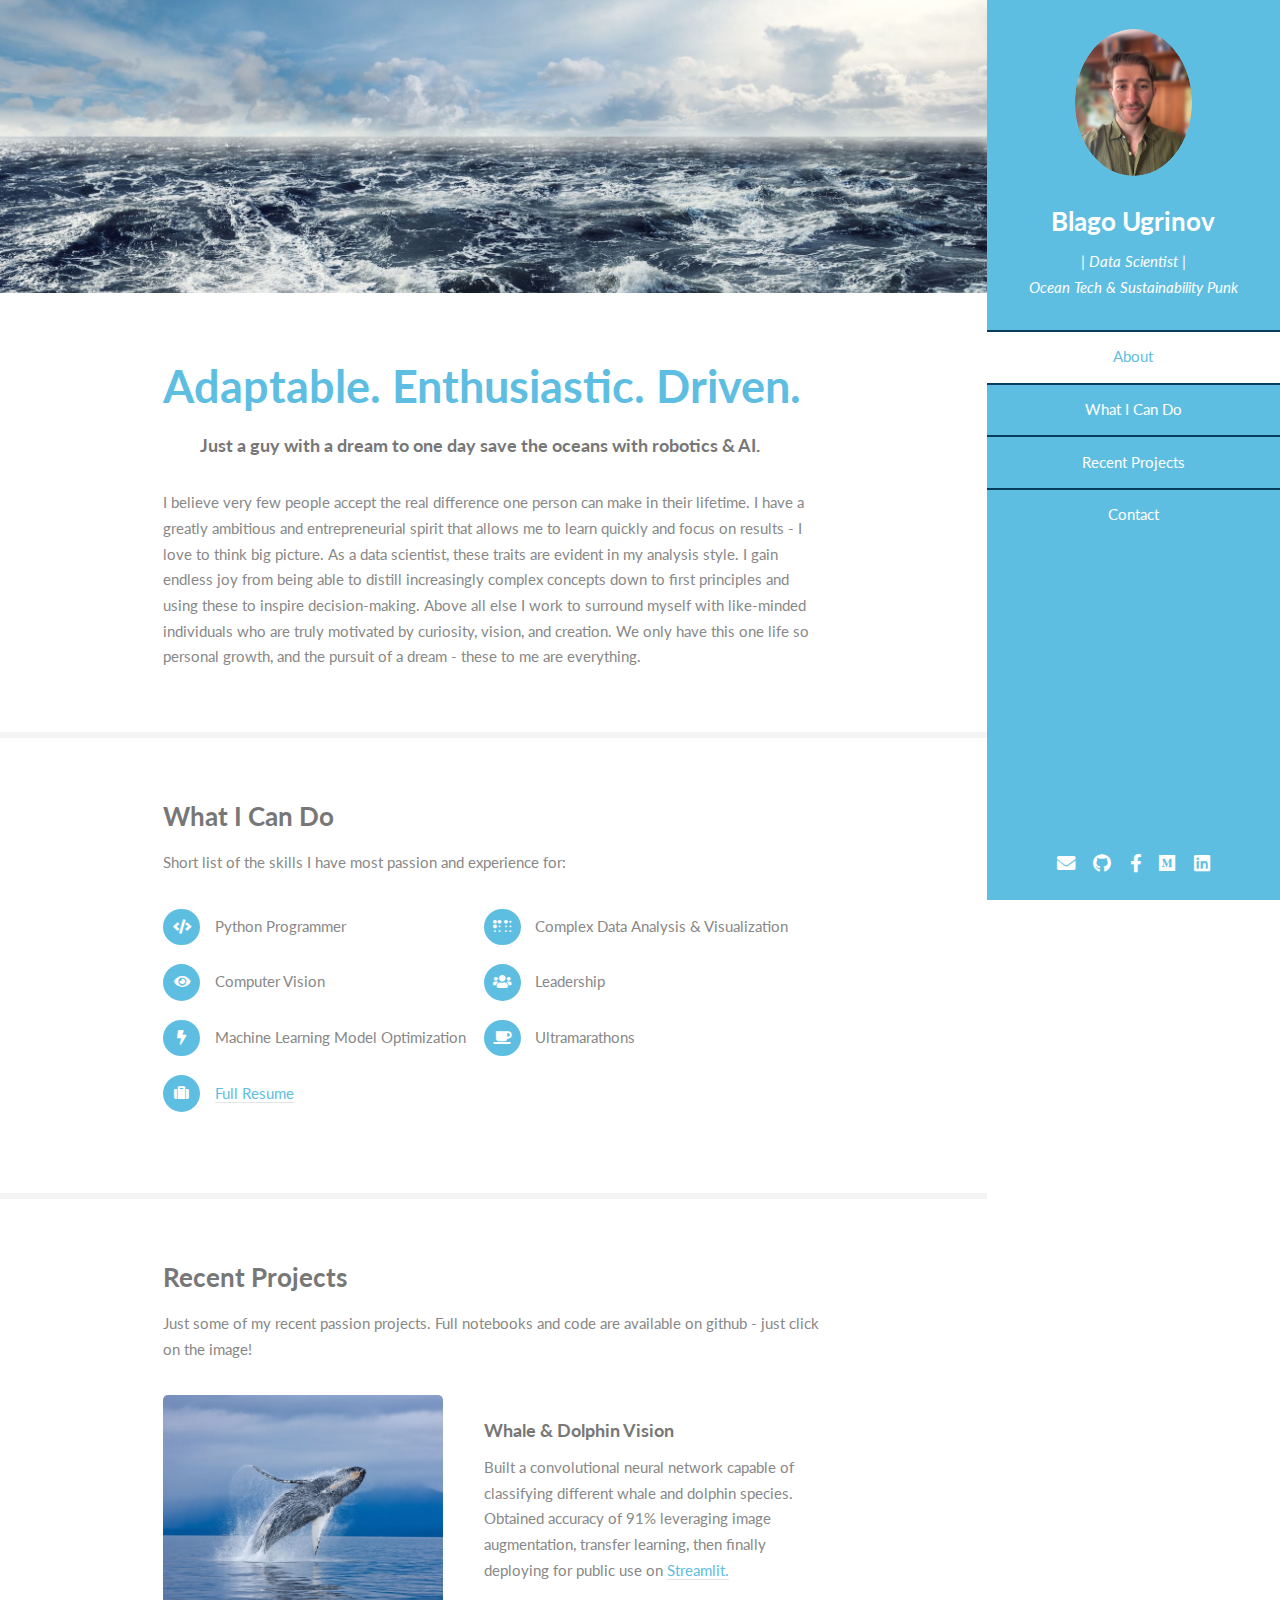
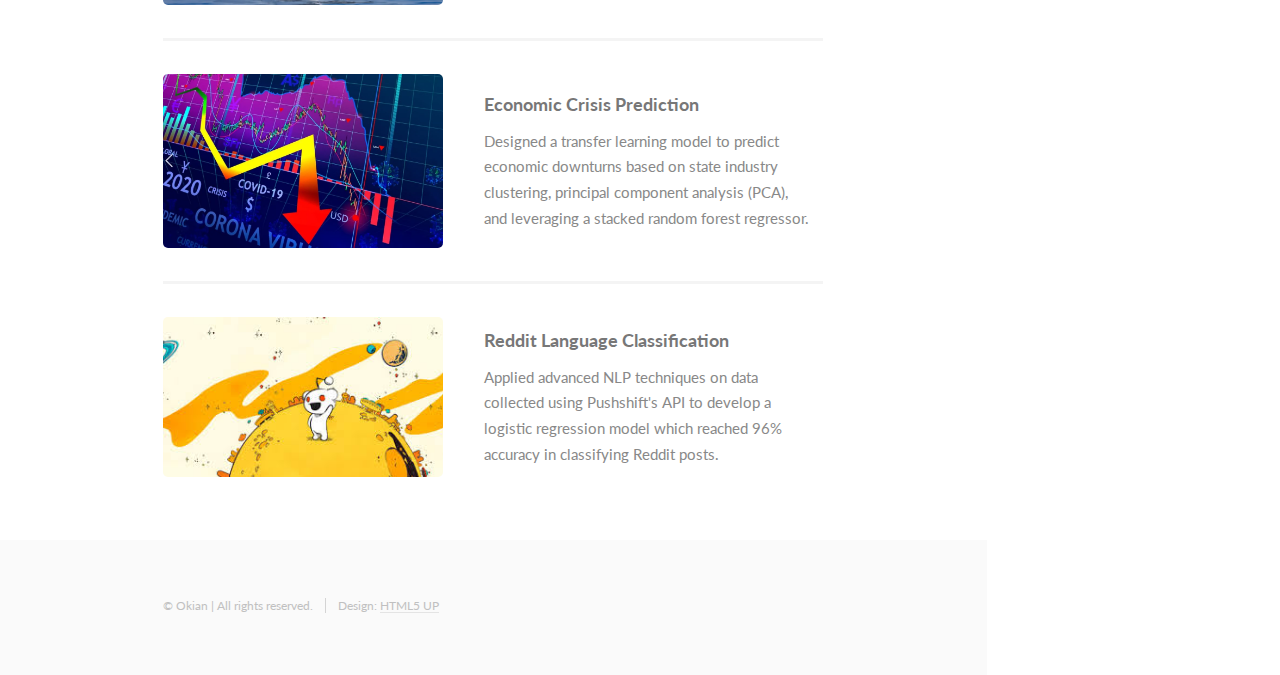
<file: index.html>
<!DOCTYPE HTML>
<!--
	Read Only by HTML5 UP
	html5up.net | @ajlkn
	Free for personal and commercial use under the CCA 3.0 license (html5up.net/license)
-->
<html>
	<head>
		<title>Adaptable. Enthusiastic. Driven.</title>
		<meta charset="utf-8" />
		<meta name="viewport" content="width=device-width, initial-scale=1, user-scalable=no" />
		<link rel="stylesheet" href="assets/css/main.css" />
	</head>
	<body class="is-preload">

		<!-- Header -->
			<section id="header">
				<header>
					<span class="image avatar"><img src="images/avatar.jpg" alt="" /></span>
					<h1 id="logo"><a href="#">Blago Ugrinov</a></h1>
					<p>| Data Scientist | <br />Ocean Tech & Sustainability Punk
					</p>
				</header>
				<nav id="nav">
					<ul>
						<li><a href="#one" class="active">About</a></li>
						<li><a href="#two">What I Can Do</a></li>
						<li><a href="#three">Recent Projects</a></li>
						<li><a href="#four">Contact</a></li>
					</ul>
				</nav>
				<footer>
					<ul class="icons">
						<li><a href="mailto:blagothebulgarian@gmail.com?" class="icon solid fa-envelope"><span class="label">Email</span></a></li>
						<li><a href="https://github.com/blagothebulgarian" class="icon brands fa-github"><span class="label">Github</span></a></li>
						<li><a href="https://www.facebook.com/blago.ugrinov" class="icon brands fa-facebook-f"><span class="label">Facebook</span></a></li>
						<li><a href="https://medium.com/@blagothebulgarian" class="icon brands fa-medium"><span class="label">Medium</span></a></li>
						<li><a href="https://www.linkedin.com/in/blago-ugrinov" class="icon brands fa-linkedin"><span class="label">Instagram</span></a></li>
						
					</ul>
				</footer>
			</section>

		<!-- Wrapper -->
			<div id="wrapper">

				<!-- Main -->
					<div id="main">

						<!-- One -->
							<section id="one">
								<div class="image main" data-position="center">
									<img src="images/banner.jpg" alt="" />
								</div>
								<div class="container">
									<header class="major">
										<h2>Adaptable. Enthusiastic. Driven.</h2>
										<p>Just a guy with a dream to one day save the oceans with robotics & AI.</p>
									</header>
									<p>I believe very few people accept the real difference one person can make in their lifetime. I have a greatly ambitious and entrepreneurial spirit that allows me to learn quickly and focus on results - I love to think big picture. As a data scientist, these traits are evident in my analysis style. I gain endless joy from being able to distill increasingly complex concepts down to first principles and using these to inspire decision-making. Above all else I work to surround myself with like-minded individuals who are truly motivated by curiosity, vision, and creation. We only have this one life so personal growth, and the pursuit of a dream - these to me are everything. 
									</p>
								</div>
							</section>

						<!-- Two -->
							<section id="two">
								<div class="container">
									<h3>What I Can Do</h3>
									<p>Short list of the skills I have most passion and experience for:</p>
									<ul class="feature-icons">
										<li class="icon solid fa-code">Python Programmer</li>
										<li class="icon solid fa-braille">Complex Data Analysis & Visualization</li>
										<li class="icon solid fa-eye">Computer Vision</li>
										<li class="icon solid fa-users">Leadership</li>
										<li class="icon solid fa-bolt">Machine Learning Model Optimization</li>
										<li class="icon solid fa-coffee">Ultramarathons</li>
										<li class="icon solid fa-suitcase "><a class ="mylink" href="https://drive.google.com/file/d/1_Zg2bx6TKyWr2Q8Ec01Jpk20Rdgo5dOw/view?usp=sharing" target=“_blank”>Full Resume</a></li>
									</ul>
								</div>
								
							</section>

						<!-- Three -->
							<section id="three">
								<div class="container">
									<h3>Recent Projects</h3>
									<p>Just some of my recent passion projects. Full notebooks and code are available on github - just click on the image!</p>
									<div class="features">
										<article>
											<a href="https://github.com/blagothebulgarian/dolphin-classification-CV" class="image"><img src="images/pic01.jpg" alt="" /></a>
											<div class="inner">
												<h4>Whale & Dolphin Vision</h4>
												<p>Built a convolutional neural network capable of classifying different whale and dolphin species. Obtained accuracy of 91% leveraging image augmentation, transfer learning, then finally deploying for public use on <a class ="mylink" href="https://share.streamlit.io/blagothebulgarian/dolphin_and_whale_classification/main/whale_app.py" target=“_blank”>Streamlit.</a></p>
											</div>
										</article>
										<article>
											<a href="https://github.com/blagothebulgarian/State-Industry-Economic-Crisis-Modeling" class="image"><img src="images/pic02.jpg" alt="" /></a>
											<div class="inner">
												<h4>Economic Crisis Prediction</h4>
												<p>Designed a transfer learning model to predict economic downturns based on state industry clustering, principal component analysis (PCA), and leveraging a stacked random forest regressor.</p>
											</div>
										</article>
										<article>
											<a href="https://github.com/blagothebulgarian/NLP-Reddit-Classification-Model" class="image"><img src="images/pic03.jpg" alt="" /></a>
											<div class="inner">
												<h4>Reddit Language Classification</h4>
												<p>Applied advanced NLP techniques on data collected using Pushshift's API to develop a logistic regression model which reached 96% accuracy in classifying Reddit posts.</p>
											</div>
										</article>
									</div>
								</div>
							</section>

						<!-- Four -->


						<!-- Five -->
						<!--
							<section id="five">
								<div class="container">
									<h3>Elements</h3>

									<section>
										<h4>Text</h4>
										<p>This is <b>bold</b> and this is <strong>strong</strong>. This is <i>italic</i> and this is <em>emphasized</em>.
										This is <sup>superscript</sup> text and this is <sub>subscript</sub> text.
										This is <u>underlined</u> and this is code: <code>for (;;) { ... }</code>. Finally, <a href="#">this is a link</a>.</p>
										<hr />
										<header>
											<h4>Heading with a Subtitle</h4>
											<p>Lorem ipsum dolor sit amet nullam id egestas urna aliquam</p>
										</header>
										<p>Nunc lacinia ante nunc ac lobortis. Interdum adipiscing gravida odio porttitor sem non mi integer non faucibus ornare mi ut ante amet placerat aliquet. Volutpat eu sed ante lacinia sapien lorem accumsan varius montes viverra nibh in adipiscing blandit tempus accumsan.</p>
										<header>
											<h5>Heading with a Subtitle</h5>
											<p>Lorem ipsum dolor sit amet nullam id egestas urna aliquam</p>
										</header>
										<p>Nunc lacinia ante nunc ac lobortis. Interdum adipiscing gravida odio porttitor sem non mi integer non faucibus ornare mi ut ante amet placerat aliquet. Volutpat eu sed ante lacinia sapien lorem accumsan varius montes viverra nibh in adipiscing blandit tempus accumsan.</p>
										<hr />
										<h2>Heading Level 2</h2>
										<h3>Heading Level 3</h3>
										<h4>Heading Level 4</h4>
										<h5>Heading Level 5</h5>
										<h6>Heading Level 6</h6>
										<hr />
										<h5>Blockquote</h5>
										<blockquote>Fringilla nisl. Donec accumsan interdum nisi, quis tincidunt felis sagittis eget tempus euismod. Vestibulum ante ipsum primis in faucibus vestibulum. Blandit adipiscing eu felis iaculis volutpat ac adipiscing accumsan faucibus. Vestibulum ante ipsum primis in faucibus lorem ipsum dolor sit amet nullam adipiscing eu felis.</blockquote>
										<h5>Preformatted</h5>
										<pre><code>i = 0;

while (!deck.isInOrder()) {
    print 'Iteration ' + i;
    deck.shuffle();
    i++;
}

print 'It took ' + i + ' iterations to sort the deck.';</code></pre>
									</section>

									<section>
										<h4>Lists</h4>
										<div class="row">
											<div class="col-6 col-12-xsmall">
												<h5>Unordered</h5>
												<ul>
													<li>Dolor pulvinar etiam magna etiam.</li>
													<li>Sagittis adipiscing lorem eleifend.</li>
													<li>Felis enim feugiat dolore viverra.</li>
												</ul>
												<h5>Alternate</h5>
												<ul class="alt">
													<li>Dolor pulvinar etiam magna etiam.</li>
													<li>Sagittis adipiscing lorem eleifend.</li>
													<li>Felis enim feugiat dolore viverra.</li>
												</ul>
											</div>
											<div class="col-6 col-12-xsmall">
												<h5>Ordered</h5>
												<ol>
													<li>Dolor pulvinar etiam magna etiam.</li>
													<li>Etiam vel felis at lorem sed viverra.</li>
													<li>Felis enim feugiat dolore viverra.</li>
													<li>Dolor pulvinar etiam magna etiam.</li>
													<li>Etiam vel felis at lorem sed viverra.</li>
													<li>Felis enim feugiat dolore viverra.</li>
												</ol>
												<h5>Icons</h5>
												<ul class="icons">
													<li><a href="#" class="icon brands fa-medium"><span class="label">Medium</span></a></li>
													<li><a href="#" class="icon brands fa-facebook-f"><span class="label">Facebook</span></a></li>
													<li><a href="#" class="icon brands fa-instagram"><span class="label">Instagram</span></a></li>
													<li><a href="#" class="icon brands fa-github"><span class="label">Github</span></a></li>
													<li><a href="#" class="icon brands fa-dribbble"><span class="label">Dribbble</span></a></li>
													<li><a href="#" class="icon brands fa-tumblr"><span class="label">Tumblr</span></a></li>
												</ul>
											</div>
										</div>
										<h5>Actions</h5>
										<ul class="actions">
											<li><a href="#" class="button primary">Default</a></li>
											<li><a href="#" class="button">Default</a></li>
											<li><a href="#" class="button alt">Default</a></li>
										</ul>
										<ul class="actions small">
											<li><a href="#" class="button primary small">Small</a></li>
											<li><a href="#" class="button small">Small</a></li>
											<li><a href="#" class="button alt small">Small</a></li>
										</ul>
										<div class="row">
											<div class="col-3 col-6-medium col-12-xsmall">
												<ul class="actions stacked">
													<li><a href="#" class="button primary">Default</a></li>
													<li><a href="#" class="button">Default</a></li>
													<li><a href="#" class="button alt">Default</a></li>
												</ul>
											</div>
											<div class="col-3 col-6 col-12-xsmall">
												<ul class="actions stacked">
													<li><a href="#" class="button primary small">Small</a></li>
													<li><a href="#" class="button small">Small</a></li>
													<li><a href="#" class="button alt small">Small</a></li>
												</ul>
											</div>
											<div class="col-3 col-6-medium col-12-xsmall">
												<ul class="actions stacked">
													<li><a href="#" class="button primary fit">Default</a></li>
													<li><a href="#" class="button fit">Default</a></li>
													<li><a href="#" class="button alt fit">Default</a></li>
												</ul>
											</div>
											<div class="col-3 col-6-medium col-12-xsmall">
												<ul class="actions stacked">
													<li><a href="#" class="button primary small fit">Small</a></li>
													<li><a href="#" class="button small fit">Small</a></li>
													<li><a href="#" class="button alt small fit">Small</a></li>
												</ul>
											</div>
										</div>
									</section>

									<section>
										<h4>Table</h4>
										<h5>Default</h5>
										<div class="table-wrapper">
											<table>
												<thead>
													<tr>
														<th>Name</th>
														<th>Description</th>
														<th>Price</th>
													</tr>
												</thead>
												<tbody>
													<tr>
														<td>Item One</td>
														<td>Ante turpis integer aliquet porttitor.</td>
														<td>29.99</td>
													</tr>
													<tr>
														<td>Item Two</td>
														<td>Vis ac commodo adipiscing arcu aliquet.</td>
														<td>19.99</td>
													</tr>
													<tr>
														<td>Item Three</td>
														<td> Morbi faucibus arcu accumsan lorem.</td>
														<td>29.99</td>
													</tr>
													<tr>
														<td>Item Four</td>
														<td>Vitae integer tempus condimentum.</td>
														<td>19.99</td>
													</tr>
													<tr>
														<td>Item Five</td>
														<td>Ante turpis integer aliquet porttitor.</td>
														<td>29.99</td>
													</tr>
												</tbody>
												<tfoot>
													<tr>
														<td colspan="2"></td>
														<td>100.00</td>
													</tr>
												</tfoot>
											</table>
										</div>

										<h5>Alternate</h5>
										<div class="table-wrapper">
											<table class="alt">
												<thead>
													<tr>
														<th>Name</th>
														<th>Description</th>
														<th>Price</th>
													</tr>
												</thead>
												<tbody>
													<tr>
														<td>Item One</td>
														<td>Ante turpis integer aliquet porttitor.</td>
														<td>29.99</td>
													</tr>
													<tr>
														<td>Item Two</td>
														<td>Vis ac commodo adipiscing arcu aliquet.</td>
														<td>19.99</td>
													</tr>
													<tr>
														<td>Item Three</td>
														<td> Morbi faucibus arcu accumsan lorem.</td>
														<td>29.99</td>
													</tr>
													<tr>
														<td>Item Four</td>
														<td>Vitae integer tempus condimentum.</td>
														<td>19.99</td>
													</tr>
													<tr>
														<td>Item Five</td>
														<td>Ante turpis integer aliquet porttitor.</td>
														<td>29.99</td>
													</tr>
												</tbody>
												<tfoot>
													<tr>
														<td colspan="2"></td>
														<td>100.00</td>
													</tr>
												</tfoot>
											</table>
										</div>
									</section>

									<section>
										<h4>Buttons</h4>
										<ul class="actions">
											<li><a href="#" class="button primary">Primary</a></li>
											<li><a href="#" class="button">Default</a></li>
											<li><a href="#" class="button alt">Alternate</a></li>
										</ul>
										<ul class="actions">
											<li><a href="#" class="button primary large">Large</a></li>
											<li><a href="#" class="button">Default</a></li>
											<li><a href="#" class="button alt small">Small</a></li>
										</ul>
										<ul class="actions fit">
											<li><a href="#" class="button primary fit">Fit</a></li>
											<li><a href="#" class="button fit">Fit</a></li>
											<li><a href="#" class="button alt fit">Fit</a></li>
										</ul>
										<ul class="actions fit small">
											<li><a href="#" class="button primary fit small">Fit + Small</a></li>
											<li><a href="#" class="button fit small">Fit + Small</a></li>
											<li><a href="#" class="button alt fit small">Fit + Small</a></li>
										</ul>
										<ul class="actions">
											<li><a href="#" class="button primary icon solid fa-download">Icon</a></li>
											<li><a href="#" class="button icon solid fa-download">Icon</a></li>
											<li><a href="#" class="button alt icon solid fa-check">Icon</a></li>
										</ul>
										<ul class="actions">
											<li><span class="button primary disabled">Primary</span></li>
											<li><span class="button disabled">Default</span></li>
											<li><span class="button alt disabled">Alternate</span></li>
										</ul>
									</section>

									<section>
										<h4>Form</h4>
										<form method="post" action="#">
											<div class="row gtr-uniform">
												<div class="col-6 col-12-xsmall">
													<input type="text" name="demo-name" id="demo-name" value="" placeholder="Name" />
												</div>
												<div class="col-6 col-12-xsmall">
													<input type="email" name="demo-email" id="demo-email" value="" placeholder="Email" />
												</div>
												<div class="col-12">
													<select name="demo-category" id="demo-category">
														<option value="">- Category -</option>
														<option value="1">Manufacturing</option>
														<option value="1">Shipping</option>
														<option value="1">Administration</option>
														<option value="1">Human Resources</option>
													</select>
												</div>
												<div class="col-4 col-12-medium">
													<input type="radio" id="demo-priority-low" name="demo-priority" checked>
													<label for="demo-priority-low">Low Priority</label>
												</div>
												<div class="col-4 col-12-medium">
													<input type="radio" id="demo-priority-normal" name="demo-priority">
													<label for="demo-priority-normal">Normal Priority</label>
												</div>
												<div class="col-4 col-12-medium">
													<input type="radio" id="demo-priority-high" name="demo-priority">
													<label for="demo-priority-high">High Priority</label>
												</div>
												<div class="col-6 col-12-medium">
													<input type="checkbox" id="demo-copy" name="demo-copy">
													<label for="demo-copy">Email me a copy of this message</label>
												</div>
												<div class="col-6 col-12-medium">
													<input type="checkbox" id="demo-human" name="demo-human" checked>
													<label for="demo-human">I am a human and not a robot</label>
												</div>
												<div class="col-12">
													<textarea name="demo-message" id="demo-message" placeholder="Enter your message" rows="6"></textarea>
												</div>
												<div class="col-12">
													<ul class="actions">
														<li><input type="submit" value="Send Message" /></li>
														<li><input type="reset" value="Reset" class="alt" /></li>
													</ul>
												</div>
											</div>
										</form>
									</section>

									<section>
										<h4>Image</h4>
										<h5>Fit</h5>
										<span class="image fit"><img src="images/banner.jpg" alt="" /></span>
										<div class="box alt">
											<div class="row gtr-50 gtr-uniform">
												<div class="col-4"><span class="image fit"><img src="images/pic01.jpg" alt="" /></span></div>
												<div class="col-4"><span class="image fit"><img src="images/pic02.jpg" alt="" /></span></div>
												<div class="col-4"><span class="image fit"><img src="images/pic03.jpg" alt="" /></span></div>
												<div class="col-4"><span class="image fit"><img src="images/pic02.jpg" alt="" /></span></div>
												<div class="col-4"><span class="image fit"><img src="images/pic03.jpg" alt="" /></span></div>
												<div class="col-4"><span class="image fit"><img src="images/pic01.jpg" alt="" /></span></div>
												<div class="col-4"><span class="image fit"><img src="images/pic03.jpg" alt="" /></span></div>
												<div class="col-4"><span class="image fit"><img src="images/pic01.jpg" alt="" /></span></div>
												<div class="col-4"><span class="image fit"><img src="images/pic02.jpg" alt="" /></span></div>
											</div>
										</div>
										<h5>Left &amp; Right</h5>
										<p><span class="image left"><img src="images/avatar.jpg" alt="" /></span>Fringilla nisl. Donec accumsan interdum nisi, quis tincidunt felis sagittis eget. tempus euismod. Vestibulum ante ipsum primis in faucibus vestibulum. Blandit adipiscing eu felis iaculis volutpat ac adipiscing accumsan eu faucibus. Integer ac pellentesque praesent tincidunt felis sagittis eget. tempus euismod. Vestibulum ante ipsum primis in faucibus vestibulum. Blandit adipiscing eu felis iaculis volutpat ac adipiscing accumsan eu faucibus. Integer ac pellentesque praesent. Donec accumsan interdum nisi, quis tincidunt felis sagittis eget. tempus euismod. Vestibulum ante ipsum primis in faucibus vestibulum. Blandit adipiscing eu felis iaculis volutpat ac adipiscing accumsan eu faucibus. Integer ac pellentesque praesent tincidunt felis sagittis eget. tempus euismod. Vestibulum ante ipsum primis in faucibus vestibulum. Blandit adipiscing eu felis iaculis volutpat ac adipiscing accumsan eu faucibus. Integer ac pellentesque praesent.</p>
										<p><span class="image right"><img src="images/avatar.jpg" alt="" /></span>Fringilla nisl. Donec accumsan interdum nisi, quis tincidunt felis sagittis eget. tempus euismod. Vestibulum ante ipsum primis in faucibus vestibulum. Blandit adipiscing eu felis iaculis volutpat ac adipiscing accumsan eu faucibus. Integer ac pellentesque praesent tincidunt felis sagittis eget. tempus euismod. Vestibulum ante ipsum primis in faucibus vestibulum. Blandit adipiscing eu felis iaculis volutpat ac adipiscing accumsan eu faucibus. Integer ac pellentesque praesent. Donec accumsan interdum nisi, quis tincidunt felis sagittis eget. tempus euismod. Vestibulum ante ipsum primis in faucibus vestibulum. Blandit adipiscing eu felis iaculis volutpat ac adipiscing accumsan eu faucibus. Integer ac pellentesque praesent tincidunt felis sagittis eget. tempus euismod. Vestibulum ante ipsum primis in faucibus vestibulum. Blandit adipiscing eu felis iaculis volutpat ac adipiscing accumsan eu faucibus. Integer ac pellentesque praesent.</p>
									</section>

								</div>
							</section>
						-->

					</div>

				<!-- Footer -->
					<section id="footer">
						<div class="container">
							<ul class="copyright">
								<li>&copy; Okian | All rights reserved.</li><li>Design: <a href="http://html5up.net">HTML5 UP</a></li>
							</ul>
						</div>
					</section>

			</div>

		<!-- Scripts -->
			<script src="assets/js/jquery.min.js"></script>
			<script src="assets/js/jquery.scrollex.min.js"></script>
			<script src="assets/js/jquery.scrolly.min.js"></script>
			<script src="assets/js/browser.min.js"></script>
			<script src="assets/js/breakpoints.min.js"></script>
			<script src="assets/js/util.js"></script>
			<script src="assets/js/main.js"></script>

	</body>
</html>
</file>
<file: assets/css/main.css>
@import url("fontawesome-all.min.css");
@import url("https://fonts.googleapis.com/css?family=Lato:400,400italic,700,700italic|Source+Code+Pro:400");

/*
	Read Only by HTML5 UP
	html5up.net | @ajlkn
	Free for personal and commercial use under the CCA 3.0 license (html5up.net/license)
*/

html, body, div, span, applet, object,
iframe, h1, h2, h3, h4, h5, h6, p, blockquote,
pre, a, abbr, acronym, address, big, cite,
code, del, dfn, em, img, ins, kbd, q, s, samp,
small, strike, strong, sub, sup, tt, var, b,
u, i, center, dl, dt, dd, ol, ul, li, fieldset,
form, label, legend, table, caption, tbody,
tfoot, thead, tr, th, td, article, aside,
canvas, details, embed, figure, figcaption,
footer, header, hgroup, menu, nav, output, ruby,
section, summary, time, mark, audio, video{
	margin: 0;
	padding: 0;
	border: 0;
	font-size: 100%;
	font: inherit;
	vertical-align: baseline;}

article, aside, details, figcaption, figure,
footer, header, hgroup, menu, nav, section {
	display: block;}

body {
	line-height: 1;
}

ol, ul {
	list-style: none;
}
a.mylink{
	color: #5ebee2;
}

blockquote, q {
	quotes: none;
}

	blockquote:before, blockquote:after, q:before, q:after {
		content: '';
		content: none;
	}

table {
	border-collapse: collapse;
	border-spacing: 0;
}

body {
	-webkit-text-size-adjust: none;
}

mark {
	background-color: transparent;
	color: inherit;
}

input::-moz-focus-inner {
	border: 0;
	padding: 0;
}

input, select, textarea {
	-moz-appearance: none;
	-webkit-appearance: none;
	-ms-appearance: none;
	appearance: none;
}

/* Basic */

	html {
		box-sizing: border-box;
	}

	*, *:before, *:after {
		box-sizing: inherit;
	}

	body {
		background: #fff;
	}

		body.is-preload *, body.is-preload *:before, body.is-preload *:after {
			-moz-animation: none !important;
			-webkit-animation: none !important;
			-ms-animation: none !important;
			animation: none !important;
			-moz-transition: none !important;
			-webkit-transition: none !important;
			-ms-transition: none !important;
			transition: none !important;
		}

	body, input, select, textarea {
		color: #888;
		font-family: "Lato", sans-serif;
		font-size: 16pt;
		font-weight: 400;
		line-height: 1.75em;
	}

	a {
		-moz-transition: color 0.2s ease-in-out, border-color 0.2s ease-in-out;
		-webkit-transition: color 0.2s ease-in-out, border-color 0.2s ease-in-out;
		-ms-transition: color 0.2s ease-in-out, border-color 0.2s ease-in-out;
		transition: color 0.2s ease-in-out, border-color 0.2s ease-in-out;
		border-bottom: solid 1px #e4e4e4;
		color: inherit;
		text-decoration: none;
	}

	}
		a:hover {
			border-bottom-color: transparent;
			color: #5ebee2 !important;
		}

	strong, b {
		color: #777;
		font-weight: 700;
	}

	em, i {
		font-style: italic;
	}

	p {
		margin: 0 0 2.25em 0;
	}

	h1, h2, h3, h4, h5, h6 {
		color: #777;
		font-weight: 700;
		line-height: 1em;
		margin: 0 0 0.5625em 0;
	}

		h1 a, h2 a, h3 a, h4 a, h5 a, h6 a {
			border: 0;
			color: inherit;
			text-decoration: none;
		}

	h2 {
		font-size: 2em;
		line-height: 1.5em;
	}

	h3 {
		font-size: 1.75em;
		line-height: 1.5em;
	}

	h4 {
		font-size: 1.25em;
		line-height: 1.5em;
	}

	h5 {
		font-size: 0.9em;
		line-height: 1.5em;
	}

	h6 {
		font-size: 0.7em;
		line-height: 1.5em;
	}

	sub {
		font-size: 0.8em;
		position: relative;
		top: 0.5em;
	}

	sup {
		font-size: 0.8em;
		position: relative;
		top: -0.5em;
	}

	hr {
		border: 0;
		border-bottom: solid 2px #f4f4f4;
		margin: 2.25em 0;
	}

		hr.major {
			margin: 3.375em 0;
		}

	blockquote {
		border-left: solid 8px #e4e4e4;
		font-style: italic;
		margin: 0 0 2.25em 0;
		padding: 0.5em 0 0.5em 2em;
	}

	code {
		background: #555;
		border-radius: 5px;
		color: #fff;
		font-family: "Source Code Pro", monospace;
		font-size: 0.9em;
		margin: 0 0.25em;
		padding: 0.25em 0.65em;
	}

	pre {
		font-family: "Source Code Pro", monospace;
		font-size: 0.9em;
		margin: 0 0 2.25em 0;
	}

		pre code {
			-webkit-overflow-scrolling: touch;
			display: block;
			line-height: 1.5em;
			overflow-x: auto;
			padding: 1em 1.5em;
		}

	.align-left {
		text-align: left;
	}

	.align-center {
		text-align: center;
	}

	.align-right {
		text-align: right;
	}

/* Row */

	.row {
		display: flex;
		flex-wrap: wrap;
		box-sizing: border-box;
		align-items: stretch;
	}

		.row > * {
			box-sizing: border-box;
		}

		.row.gtr-uniform > * > :last-child {
			margin-bottom: 0;
		}

		.row.aln-left {
			justify-content: flex-start;
		}

		.row.aln-center {
			justify-content: center;
		}

		.row.aln-right {
			justify-content: flex-end;
		}

		.row.aln-top {
			align-items: flex-start;
		}

		.row.aln-middle {
			align-items: center;
		}

		.row.aln-bottom {
			align-items: flex-end;
		}

		.row > .imp {
			order: -1;
		}

		.row > .col-1 {
			width: 8.33333%;
		}

		.row > .off-1 {
			margin-left: 8.33333%;
		}

		.row > .col-2 {
			width: 16.66667%;
		}

		.row > .off-2 {
			margin-left: 16.66667%;
		}

		.row > .col-3 {
			width: 25%;
		}

		.row > .off-3 {
			margin-left: 25%;
		}

		.row > .col-4 {
			width: 33.33333%;
		}

		.row > .off-4 {
			margin-left: 33.33333%;
		}

		.row > .col-5 {
			width: 41.66667%;
		}

		.row > .off-5 {
			margin-left: 41.66667%;
		}

		.row > .col-6 {
			width: 50%;
		}

		.row > .off-6 {
			margin-left: 50%;
		}

		.row > .col-7 {
			width: 58.33333%;
		}

		.row > .off-7 {
			margin-left: 58.33333%;
		}

		.row > .col-8 {
			width: 66.66667%;
		}

		.row > .off-8 {
			margin-left: 66.66667%;
		}

		.row > .col-9 {
			width: 75%;
		}

		.row > .off-9 {
			margin-left: 75%;
		}

		.row > .col-10 {
			width: 83.33333%;
		}

		.row > .off-10 {
			margin-left: 83.33333%;
		}

		.row > .col-11 {
			width: 91.66667%;
		}

		.row > .off-11 {
			margin-left: 91.66667%;
		}

		.row > .col-12 {
			width: 100%;
		}

		.row > .off-12 {
			margin-left: 100%;
		}

		.row.gtr-0 {
			margin-top: 0;
			margin-left: 0em;
		}

			.row.gtr-0 > * {
				padding: 0 0 0 0em;
			}

			.row.gtr-0.gtr-uniform {
				margin-top: 0em;
			}

				.row.gtr-0.gtr-uniform > * {
					padding-top: 0em;
				}

		.row.gtr-25 {
			margin-top: 0;
			margin-left: -0.5em;
		}

			.row.gtr-25 > * {
				padding: 0 0 0 0.5em;
			}

			.row.gtr-25.gtr-uniform {
				margin-top: -0.5em;
			}

				.row.gtr-25.gtr-uniform > * {
					padding-top: 0.5em;
				}

		.row.gtr-50 {
			margin-top: 0;
			margin-left: -1em;
		}

			.row.gtr-50 > * {
				padding: 0 0 0 1em;
			}

			.row.gtr-50.gtr-uniform {
				margin-top: -1em;
			}

				.row.gtr-50.gtr-uniform > * {
					padding-top: 1em;
				}

		.row {
			margin-top: 0;
			margin-left: -2em;
		}

			.row > * {
				padding: 0 0 0 2em;
			}

			.row.gtr-uniform {
				margin-top: -2em;
			}

				.row.gtr-uniform > * {
					padding-top: 2em;
				}

		.row.gtr-150 {
			margin-top: 0;
			margin-left: -3em;
		}

			.row.gtr-150 > * {
				padding: 0 0 0 3em;
			}

			.row.gtr-150.gtr-uniform {
				margin-top: -3em;
			}

				.row.gtr-150.gtr-uniform > * {
					padding-top: 3em;
				}

		.row.gtr-200 {
			margin-top: 0;
			margin-left: -4em;
		}

			.row.gtr-200 > * {
				padding: 0 0 0 4em;
			}

			.row.gtr-200.gtr-uniform {
				margin-top: -4em;
			}

				.row.gtr-200.gtr-uniform > * {
					padding-top: 4em;
				}

		@media screen and (max-width: 1680px) {

			.row {
				display: flex;
				flex-wrap: wrap;
				box-sizing: border-box;
				align-items: stretch;
			}

				.row > * {
					box-sizing: border-box;
				}

				.row.gtr-uniform > * > :last-child {
					margin-bottom: 0;
				}

				.row.aln-left {
					justify-content: flex-start;
				}

				.row.aln-center {
					justify-content: center;
				}

				.row.aln-right {
					justify-content: flex-end;
				}

				.row.aln-top {
					align-items: flex-start;
				}

				.row.aln-middle {
					align-items: center;
				}

				.row.aln-bottom {
					align-items: flex-end;
				}

				.row > .imp-xlarge {
					order: -1;
				}

				.row > .col-1-xlarge {
					width: 8.33333%;
				}

				.row > .off-1-xlarge {
					margin-left: 8.33333%;
				}

				.row > .col-2-xlarge {
					width: 16.66667%;
				}

				.row > .off-2-xlarge {
					margin-left: 16.66667%;
				}

				.row > .col-3-xlarge {
					width: 25%;
				}

				.row > .off-3-xlarge {
					margin-left: 25%;
				}

				.row > .col-4-xlarge {
					width: 33.33333%;
				}

				.row > .off-4-xlarge {
					margin-left: 33.33333%;
				}

				.row > .col-5-xlarge {
					width: 41.66667%;
				}

				.row > .off-5-xlarge {
					margin-left: 41.66667%;
				}

				.row > .col-6-xlarge {
					width: 50%;
				}

				.row > .off-6-xlarge {
					margin-left: 50%;
				}

				.row > .col-7-xlarge {
					width: 58.33333%;
				}

				.row > .off-7-xlarge {
					margin-left: 58.33333%;
				}

				.row > .col-8-xlarge {
					width: 66.66667%;
				}

				.row > .off-8-xlarge {
					margin-left: 66.66667%;
				}

				.row > .col-9-xlarge {
					width: 75%;
				}

				.row > .off-9-xlarge {
					margin-left: 75%;
				}

				.row > .col-10-xlarge {
					width: 83.33333%;
				}

				.row > .off-10-xlarge {
					margin-left: 83.33333%;
				}

				.row > .col-11-xlarge {
					width: 91.66667%;
				}

				.row > .off-11-xlarge {
					margin-left: 91.66667%;
				}

				.row > .col-12-xlarge {
					width: 100%;
				}

				.row > .off-12-xlarge {
					margin-left: 100%;
				}

				.row.gtr-0 {
					margin-top: 0;
					margin-left: 0em;
				}

					.row.gtr-0 > * {
						padding: 0 0 0 0em;
					}

					.row.gtr-0.gtr-uniform {
						margin-top: 0em;
					}

						.row.gtr-0.gtr-uniform > * {
							padding-top: 0em;
						}

				.row.gtr-25 {
					margin-top: 0;
					margin-left: -0.5em;
				}

					.row.gtr-25 > * {
						padding: 0 0 0 0.5em;
					}

					.row.gtr-25.gtr-uniform {
						margin-top: -0.5em;
					}

						.row.gtr-25.gtr-uniform > * {
							padding-top: 0.5em;
						}

				.row.gtr-50 {
					margin-top: 0;
					margin-left: -1em;
				}

					.row.gtr-50 > * {
						padding: 0 0 0 1em;
					}

					.row.gtr-50.gtr-uniform {
						margin-top: -1em;
					}

						.row.gtr-50.gtr-uniform > * {
							padding-top: 1em;
						}

				.row {
					margin-top: 0;
					margin-left: -2em;
				}

					.row > * {
						padding: 0 0 0 2em;
					}

					.row.gtr-uniform {
						margin-top: -2em;
					}

						.row.gtr-uniform > * {
							padding-top: 2em;
						}

				.row.gtr-150 {
					margin-top: 0;
					margin-left: -3em;
				}

					.row.gtr-150 > * {
						padding: 0 0 0 3em;
					}

					.row.gtr-150.gtr-uniform {
						margin-top: -3em;
					}

						.row.gtr-150.gtr-uniform > * {
							padding-top: 3em;
						}

				.row.gtr-200 {
					margin-top: 0;
					margin-left: -4em;
				}

					.row.gtr-200 > * {
						padding: 0 0 0 4em;
					}

					.row.gtr-200.gtr-uniform {
						margin-top: -4em;
					}

						.row.gtr-200.gtr-uniform > * {
							padding-top: 4em;
						}

		}

		@media screen and (max-width: 1280px) {

			.row {
				display: flex;
				flex-wrap: wrap;
				box-sizing: border-box;
				align-items: stretch;
			}

				.row > * {
					box-sizing: border-box;
				}

				.row.gtr-uniform > * > :last-child {
					margin-bottom: 0;
				}

				.row.aln-left {
					justify-content: flex-start;
				}

				.row.aln-center {
					justify-content: center;
				}

				.row.aln-right {
					justify-content: flex-end;
				}

				.row.aln-top {
					align-items: flex-start;
				}

				.row.aln-middle {
					align-items: center;
				}

				.row.aln-bottom {
					align-items: flex-end;
				}

				.row > .imp-large {
					order: -1;
				}

				.row > .col-1-large {
					width: 8.33333%;
				}

				.row > .off-1-large {
					margin-left: 8.33333%;
				}

				.row > .col-2-large {
					width: 16.66667%;
				}

				.row > .off-2-large {
					margin-left: 16.66667%;
				}

				.row > .col-3-large {
					width: 25%;
				}

				.row > .off-3-large {
					margin-left: 25%;
				}

				.row > .col-4-large {
					width: 33.33333%;
				}

				.row > .off-4-large {
					margin-left: 33.33333%;
				}

				.row > .col-5-large {
					width: 41.66667%;
				}

				.row > .off-5-large {
					margin-left: 41.66667%;
				}

				.row > .col-6-large {
					width: 50%;
				}

				.row > .off-6-large {
					margin-left: 50%;
				}

				.row > .col-7-large {
					width: 58.33333%;
				}

				.row > .off-7-large {
					margin-left: 58.33333%;
				}

				.row > .col-8-large {
					width: 66.66667%;
				}

				.row > .off-8-large {
					margin-left: 66.66667%;
				}

				.row > .col-9-large {
					width: 75%;
				}

				.row > .off-9-large {
					margin-left: 75%;
				}

				.row > .col-10-large {
					width: 83.33333%;
				}

				.row > .off-10-large {
					margin-left: 83.33333%;
				}

				.row > .col-11-large {
					width: 91.66667%;
				}

				.row > .off-11-large {
					margin-left: 91.66667%;
				}

				.row > .col-12-large {
					width: 100%;
				}

				.row > .off-12-large {
					margin-left: 100%;
				}

				.row.gtr-0 {
					margin-top: 0;
					margin-left: 0em;
				}

					.row.gtr-0 > * {
						padding: 0 0 0 0em;
					}

					.row.gtr-0.gtr-uniform {
						margin-top: 0em;
					}

						.row.gtr-0.gtr-uniform > * {
							padding-top: 0em;
						}

				.row.gtr-25 {
					margin-top: 0;
					margin-left: -0.375em;
				}

					.row.gtr-25 > * {
						padding: 0 0 0 0.375em;
					}

					.row.gtr-25.gtr-uniform {
						margin-top: -0.375em;
					}

						.row.gtr-25.gtr-uniform > * {
							padding-top: 0.375em;
						}

				.row.gtr-50 {
					margin-top: 0;
					margin-left: -0.75em;
				}

					.row.gtr-50 > * {
						padding: 0 0 0 0.75em;
					}

					.row.gtr-50.gtr-uniform {
						margin-top: -0.75em;
					}

						.row.gtr-50.gtr-uniform > * {
							padding-top: 0.75em;
						}

				.row {
					margin-top: 0;
					margin-left: -1.5em;
				}

					.row > * {
						padding: 0 0 0 1.5em;
					}

					.row.gtr-uniform {
						margin-top: -1.5em;
					}

						.row.gtr-uniform > * {
							padding-top: 1.5em;
						}

				.row.gtr-150 {
					margin-top: 0;
					margin-left: -2.25em;
				}

					.row.gtr-150 > * {
						padding: 0 0 0 2.25em;
					}

					.row.gtr-150.gtr-uniform {
						margin-top: -2.25em;
					}

						.row.gtr-150.gtr-uniform > * {
							padding-top: 2.25em;
						}

				.row.gtr-200 {
					margin-top: 0;
					margin-left: -3em;
				}

					.row.gtr-200 > * {
						padding: 0 0 0 3em;
					}

					.row.gtr-200.gtr-uniform {
						margin-top: -3em;
					}

						.row.gtr-200.gtr-uniform > * {
							padding-top: 3em;
						}

		}

		@media screen and (max-width: 1024px) {

			.row {
				display: flex;
				flex-wrap: wrap;
				box-sizing: border-box;
				align-items: stretch;
			}

				.row > * {
					box-sizing: border-box;
				}

				.row.gtr-uniform > * > :last-child {
					margin-bottom: 0;
				}

				.row.aln-left {
					justify-content: flex-start;
				}

				.row.aln-center {
					justify-content: center;
				}

				.row.aln-right {
					justify-content: flex-end;
				}

				.row.aln-top {
					align-items: flex-start;
				}

				.row.aln-middle {
					align-items: center;
				}

				.row.aln-bottom {
					align-items: flex-end;
				}

				.row > .imp-medium {
					order: -1;
				}

				.row > .col-1-medium {
					width: 8.33333%;
				}

				.row > .off-1-medium {
					margin-left: 8.33333%;
				}

				.row > .col-2-medium {
					width: 16.66667%;
				}

				.row > .off-2-medium {
					margin-left: 16.66667%;
				}

				.row > .col-3-medium {
					width: 25%;
				}

				.row > .off-3-medium {
					margin-left: 25%;
				}

				.row > .col-4-medium {
					width: 33.33333%;
				}

				.row > .off-4-medium {
					margin-left: 33.33333%;
				}

				.row > .col-5-medium {
					width: 41.66667%;
				}

				.row > .off-5-medium {
					margin-left: 41.66667%;
				}

				.row > .col-6-medium {
					width: 50%;
				}

				.row > .off-6-medium {
					margin-left: 50%;
				}

				.row > .col-7-medium {
					width: 58.33333%;
				}

				.row > .off-7-medium {
					margin-left: 58.33333%;
				}

				.row > .col-8-medium {
					width: 66.66667%;
				}

				.row > .off-8-medium {
					margin-left: 66.66667%;
				}

				.row > .col-9-medium {
					width: 75%;
				}

				.row > .off-9-medium {
					margin-left: 75%;
				}

				.row > .col-10-medium {
					width: 83.33333%;
				}

				.row > .off-10-medium {
					margin-left: 83.33333%;
				}

				.row > .col-11-medium {
					width: 91.66667%;
				}

				.row > .off-11-medium {
					margin-left: 91.66667%;
				}

				.row > .col-12-medium {
					width: 100%;
				}

				.row > .off-12-medium {
					margin-left: 100%;
				}

				.row.gtr-0 {
					margin-top: 0;
					margin-left: 0em;
				}

					.row.gtr-0 > * {
						padding: 0 0 0 0em;
					}

					.row.gtr-0.gtr-uniform {
						margin-top: 0em;
					}

						.row.gtr-0.gtr-uniform > * {
							padding-top: 0em;
						}

				.row.gtr-25 {
					margin-top: 0;
					margin-left: -0.375em;
				}

					.row.gtr-25 > * {
						padding: 0 0 0 0.375em;
					}

					.row.gtr-25.gtr-uniform {
						margin-top: -0.375em;
					}

						.row.gtr-25.gtr-uniform > * {
							padding-top: 0.375em;
						}

				.row.gtr-50 {
					margin-top: 0;
					margin-left: -0.75em;
				}

					.row.gtr-50 > * {
						padding: 0 0 0 0.75em;
					}

					.row.gtr-50.gtr-uniform {
						margin-top: -0.75em;
					}

						.row.gtr-50.gtr-uniform > * {
							padding-top: 0.75em;
						}

				.row {
					margin-top: 0;
					margin-left: -1.5em;
				}

					.row > * {
						padding: 0 0 0 1.5em;
					}

					.row.gtr-uniform {
						margin-top: -1.5em;
					}

						.row.gtr-uniform > * {
							padding-top: 1.5em;
						}

				.row.gtr-150 {
					margin-top: 0;
					margin-left: -2.25em;
				}

					.row.gtr-150 > * {
						padding: 0 0 0 2.25em;
					}

					.row.gtr-150.gtr-uniform {
						margin-top: -2.25em;
					}

						.row.gtr-150.gtr-uniform > * {
							padding-top: 2.25em;
						}

				.row.gtr-200 {
					margin-top: 0;
					margin-left: -3em;
				}

					.row.gtr-200 > * {
						padding: 0 0 0 3em;
					}

					.row.gtr-200.gtr-uniform {
						margin-top: -3em;
					}

						.row.gtr-200.gtr-uniform > * {
							padding-top: 3em;
						}

		}

		@media screen and (max-width: 736px) {

			.row {
				display: flex;
				flex-wrap: wrap;
				box-sizing: border-box;
				align-items: stretch;
			}

				.row > * {
					box-sizing: border-box;
				}

				.row.gtr-uniform > * > :last-child {
					margin-bottom: 0;
				}

				.row.aln-left {
					justify-content: flex-start;
				}

				.row.aln-center {
					justify-content: center;
				}

				.row.aln-right {
					justify-content: flex-end;
				}

				.row.aln-top {
					align-items: flex-start;
				}

				.row.aln-middle {
					align-items: center;
				}

				.row.aln-bottom {
					align-items: flex-end;
				}

				.row > .imp-small {
					order: -1;
				}

				.row > .col-1-small {
					width: 8.33333%;
				}

				.row > .off-1-small {
					margin-left: 8.33333%;
				}

				.row > .col-2-small {
					width: 16.66667%;
				}

				.row > .off-2-small {
					margin-left: 16.66667%;
				}

				.row > .col-3-small {
					width: 25%;
				}

				.row > .off-3-small {
					margin-left: 25%;
				}

				.row > .col-4-small {
					width: 33.33333%;
				}

				.row > .off-4-small {
					margin-left: 33.33333%;
				}

				.row > .col-5-small {
					width: 41.66667%;
				}

				.row > .off-5-small {
					margin-left: 41.66667%;
				}

				.row > .col-6-small {
					width: 50%;
				}

				.row > .off-6-small {
					margin-left: 50%;
				}

				.row > .col-7-small {
					width: 58.33333%;
				}

				.row > .off-7-small {
					margin-left: 58.33333%;
				}

				.row > .col-8-small {
					width: 66.66667%;
				}

				.row > .off-8-small {
					margin-left: 66.66667%;
				}

				.row > .col-9-small {
					width: 75%;
				}

				.row > .off-9-small {
					margin-left: 75%;
				}

				.row > .col-10-small {
					width: 83.33333%;
				}

				.row > .off-10-small {
					margin-left: 83.33333%;
				}

				.row > .col-11-small {
					width: 91.66667%;
				}

				.row > .off-11-small {
					margin-left: 91.66667%;
				}

				.row > .col-12-small {
					width: 100%;
				}

				.row > .off-12-small {
					margin-left: 100%;
				}

				.row.gtr-0 {
					margin-top: 0;
					margin-left: 0em;
				}

					.row.gtr-0 > * {
						padding: 0 0 0 0em;
					}

					.row.gtr-0.gtr-uniform {
						margin-top: 0em;
					}

						.row.gtr-0.gtr-uniform > * {
							padding-top: 0em;
						}

				.row.gtr-25 {
					margin-top: 0;
					margin-left: -0.3125em;
				}

					.row.gtr-25 > * {
						padding: 0 0 0 0.3125em;
					}

					.row.gtr-25.gtr-uniform {
						margin-top: -0.3125em;
					}

						.row.gtr-25.gtr-uniform > * {
							padding-top: 0.3125em;
						}

				.row.gtr-50 {
					margin-top: 0;
					margin-left: -0.625em;
				}

					.row.gtr-50 > * {
						padding: 0 0 0 0.625em;
					}

					.row.gtr-50.gtr-uniform {
						margin-top: -0.625em;
					}

						.row.gtr-50.gtr-uniform > * {
							padding-top: 0.625em;
						}

				.row {
					margin-top: 0;
					margin-left: -1.25em;
				}

					.row > * {
						padding: 0 0 0 1.25em;
					}

					.row.gtr-uniform {
						margin-top: -1.25em;
					}

						.row.gtr-uniform > * {
							padding-top: 1.25em;
						}

				.row.gtr-150 {
					margin-top: 0;
					margin-left: -1.875em;
				}

					.row.gtr-150 > * {
						padding: 0 0 0 1.875em;
					}

					.row.gtr-150.gtr-uniform {
						margin-top: -1.875em;
					}

						.row.gtr-150.gtr-uniform > * {
							padding-top: 1.875em;
						}

				.row.gtr-200 {
					margin-top: 0;
					margin-left: -2.5em;
				}

					.row.gtr-200 > * {
						padding: 0 0 0 2.5em;
					}

					.row.gtr-200.gtr-uniform {
						margin-top: -2.5em;
					}

						.row.gtr-200.gtr-uniform > * {
							padding-top: 2.5em;
						}

		}

		@media screen and (max-width: 480px) {

			.row {
				display: flex;
				flex-wrap: wrap;
				box-sizing: border-box;
				align-items: stretch;
			}

				.row > * {
					box-sizing: border-box;
				}

				.row.gtr-uniform > * > :last-child {
					margin-bottom: 0;
				}

				.row.aln-left {
					justify-content: flex-start;
				}

				.row.aln-center {
					justify-content: center;
				}

				.row.aln-right {
					justify-content: flex-end;
				}

				.row.aln-top {
					align-items: flex-start;
				}

				.row.aln-middle {
					align-items: center;
				}

				.row.aln-bottom {
					align-items: flex-end;
				}

				.row > .imp-xsmall {
					order: -1;
				}

				.row > .col-1-xsmall {
					width: 8.33333%;
				}

				.row > .off-1-xsmall {
					margin-left: 8.33333%;
				}

				.row > .col-2-xsmall {
					width: 16.66667%;
				}

				.row > .off-2-xsmall {
					margin-left: 16.66667%;
				}

				.row > .col-3-xsmall {
					width: 25%;
				}

				.row > .off-3-xsmall {
					margin-left: 25%;
				}

				.row > .col-4-xsmall {
					width: 33.33333%;
				}

				.row > .off-4-xsmall {
					margin-left: 33.33333%;
				}

				.row > .col-5-xsmall {
					width: 41.66667%;
				}

				.row > .off-5-xsmall {
					margin-left: 41.66667%;
				}

				.row > .col-6-xsmall {
					width: 50%;
				}

				.row > .off-6-xsmall {
					margin-left: 50%;
				}

				.row > .col-7-xsmall {
					width: 58.33333%;
				}

				.row > .off-7-xsmall {
					margin-left: 58.33333%;
				}

				.row > .col-8-xsmall {
					width: 66.66667%;
				}

				.row > .off-8-xsmall {
					margin-left: 66.66667%;
				}

				.row > .col-9-xsmall {
					width: 75%;
				}

				.row > .off-9-xsmall {
					margin-left: 75%;
				}

				.row > .col-10-xsmall {
					width: 83.33333%;
				}

				.row > .off-10-xsmall {
					margin-left: 83.33333%;
				}

				.row > .col-11-xsmall {
					width: 91.66667%;
				}

				.row > .off-11-xsmall {
					margin-left: 91.66667%;
				}

				.row > .col-12-xsmall {
					width: 100%;
				}

				.row > .off-12-xsmall {
					margin-left: 100%;
				}

				.row.gtr-0 {
					margin-top: 0;
					margin-left: 0em;
				}

					.row.gtr-0 > * {
						padding: 0 0 0 0em;
					}

					.row.gtr-0.gtr-uniform {
						margin-top: 0em;
					}

						.row.gtr-0.gtr-uniform > * {
							padding-top: 0em;
						}

				.row.gtr-25 {
					margin-top: 0;
					margin-left: -0.3125em;
				}

					.row.gtr-25 > * {
						padding: 0 0 0 0.3125em;
					}

					.row.gtr-25.gtr-uniform {
						margin-top: -0.3125em;
					}

						.row.gtr-25.gtr-uniform > * {
							padding-top: 0.3125em;
						}

				.row.gtr-50 {
					margin-top: 0;
					margin-left: -0.625em;
				}

					.row.gtr-50 > * {
						padding: 0 0 0 0.625em;
					}

					.row.gtr-50.gtr-uniform {
						margin-top: -0.625em;
					}

						.row.gtr-50.gtr-uniform > * {
							padding-top: 0.625em;
						}

				.row {
					margin-top: 0;
					margin-left: -1.25em;
				}

					.row > * {
						padding: 0 0 0 1.25em;
					}

					.row.gtr-uniform {
						margin-top: -1.25em;
					}

						.row.gtr-uniform > * {
							padding-top: 1.25em;
						}

				.row.gtr-150 {
					margin-top: 0;
					margin-left: -1.875em;
				}

					.row.gtr-150 > * {
						padding: 0 0 0 1.875em;
					}

					.row.gtr-150.gtr-uniform {
						margin-top: -1.875em;
					}

						.row.gtr-150.gtr-uniform > * {
							padding-top: 1.875em;
						}

				.row.gtr-200 {
					margin-top: 0;
					margin-left: -2.5em;
				}

					.row.gtr-200 > * {
						padding: 0 0 0 2.5em;
					}

					.row.gtr-200.gtr-uniform {
						margin-top: -2.5em;
					}

						.row.gtr-200.gtr-uniform > * {
							padding-top: 2.5em;
						}

		}

/* Container */

	.container {
		margin: 0 auto;
		max-width: calc(100% - 4.5em);
		width: 45em;
	}

		.container.xsmall {
			width: 11.25em;
		}

		.container.small {
			width: 22.5em;
		}

		.container.medium {
			width: 33.75em;
		}

		.container.large {
			width: 56.25em;
		}

		.container.xlarge {
			width: 67.5em;
		}

		.container.max {
			width: 100%;
		}

		@media screen and (max-width: 1024px) {

			.container {
				width: 100% !important;
			}

		}

		@media screen and (max-width: 480px) {

			.container {
				max-width: calc(100% - 3.375em);
			}

		}

/* Section/Article */

	section.special, article.special {
		text-align: center;
	}

	header p {
		color: #aaa;
		position: relative;
		margin: 0 0 1.6875em 0;
	}

	header h2 + p {
		font-size: 1.25em;
		margin-top: -0.5em;
		line-height: 1.5em;
	}

	header h3 + p {
		font-size: 1.1em;
		margin-top: -0.35em;
		line-height: 1.5em;
	}

	header h4 + p,
	header h5 + p,
	header h6 + p {
		font-size: 0.9em;
		margin-top: -0.25em;
		line-height: 1.5em;
	}

	header.major h2 {
		color: #5ebee2;
		font-size: 3.1em;
	}

		header.major h2 + p {
			color: #777;
			font-size: 1.25em;
			font-weight: 700;
			margin-top: -0.75em;
			margin-left: 2em;
		
		}

/* Form */

	form {
		margin: 0 0 2.25em 0;
	}

	label {
		color: #777;
		display: block;
		font-size: 0.9em;
		font-weight: 700;
		margin: 0 0 1.125em 0;
	}

	input::-moz-focus-inner {
		border: 0;
		padding: 0;
	}

	input[type="text"],
	input[type="password"],
	input[type="email"],
	select,
	textarea {
		-moz-appearance: none;
		-webkit-appearance: none;
		-ms-appearance: none;
		appearance: none;
		border-radius: 5px;
		border: none;
		border: solid 2px #e4e4e4;
		color: inherit;
		display: block;
		outline: 0;
		padding: 0 1em;
		text-decoration: none;
		width: 100%;
	}

		input[type="text"]:invalid,
		input[type="password"]:invalid,
		input[type="email"]:invalid,
		select:invalid,
		textarea:invalid {
			box-shadow: none;
		}

		input[type="text"]:focus,
		input[type="password"]:focus,
		input[type="email"]:focus,
		select:focus,
		textarea:focus {
			border-color: #5ebee2;
		}

	select {
		background-image: url("data:image/svg+xml;charset=utf8,%3Csvg xmlns='http://www.w3.org/2000/svg' width='40' height='40' preserveAspectRatio='none' viewBox='0 0 40 40'%3E%3Cpath d='M9.4,12.3l10.4,10.4l10.4-10.4c0.2-0.2,0.5-0.4,0.9-0.4c0.3,0,0.6,0.1,0.9,0.4l3.3,3.3c0.2,0.2,0.4,0.5,0.4,0.9 c0,0.4-0.1,0.6-0.4,0.9L20.7,31.9c-0.2,0.2-0.5,0.4-0.9,0.4c-0.3,0-0.6-0.1-0.9-0.4L4.3,17.3c-0.2-0.2-0.4-0.5-0.4-0.9 c0-0.4,0.1-0.6,0.4-0.9l3.3-3.3c0.2-0.2,0.5-0.4,0.9-0.4S9.1,12.1,9.4,12.3z' fill='%23e4e4e4' /%3E%3C/svg%3E");
		background-size: 1.25em;
		background-repeat: no-repeat;
		background-position: calc(100% - 1em) center;
		height: 2.75em;
		padding-right: 2.75em;
		text-overflow: ellipsis;
	}

		select option {
			color: #777;
			background: #fff;
		}

		select:focus::-ms-value {
			background-color: transparent;
		}

		select::-ms-expand {
			display: none;
		}

	input[type="text"],
	input[type="password"],
	input[type="email"],
	select {
		height: 2.75em;
	}

	textarea {
		padding: 0.75em 1em;
	}

	input[type="checkbox"],
	input[type="radio"] {
		-moz-appearance: none;
		-webkit-appearance: none;
		-ms-appearance: none;
		appearance: none;
		display: block;
		float: left;
		margin-right: -2em;
		opacity: 0;
		width: 1em;
		z-index: -1;
	}

		input[type="checkbox"] + label,
		input[type="radio"] + label {
			text-decoration: none;
			color: #888;
			cursor: pointer;
			display: inline-block;
			font-size: 1em;
			font-weight: 400;
			padding-left: 2.4em;
			padding-right: 0.75em;
			position: relative;
		}

			input[type="checkbox"] + label:before,
			input[type="radio"] + label:before {
				-moz-osx-font-smoothing: grayscale;
				-webkit-font-smoothing: antialiased;
				display: inline-block;
				font-style: normal;
				font-variant: normal;
				text-rendering: auto;
				line-height: 1;
				text-transform: none !important;
				font-family: 'Font Awesome 5 Free';
				font-weight: 900;
			}

			input[type="checkbox"] + label:before,
			input[type="radio"] + label:before {
				background: #fafafa;
				border-radius: 5px;
				border: solid 2px #e4e4e4;
				content: '';
				display: inline-block;
				font-size: 0.8em;
				height: 2.0625em;
				left: 0;
				line-height: 2.0625em;
				position: absolute;
				text-align: center;
				top: 0;
				width: 2.0625em;
			}

		input[type="checkbox"]:checked + label:before,
		input[type="radio"]:checked + label:before {
			background: #989898;
			border-color: #989898;
			color: #ffffff;
			content: '\f00c';
		}

		input[type="checkbox"]:focus + label:before,
		input[type="radio"]:focus + label:before {
			border-color: #5ebee2;
		}

	input[type="checkbox"] + label:before {
		border-radius: 5px;
	}

	input[type="radio"] + label:before {
		border-radius: 100%;
	}

	::-webkit-input-placeholder {
		color: #aaa !important;
		font-style: italic;
		opacity: 1.0;
	}

	:-moz-placeholder {
		color: #aaa !important;
		font-style: italic;
		opacity: 1.0;
	}

	::-moz-placeholder {
		color: #aaa !important;
		font-style: italic;
		opacity: 1.0;
	}

	:-ms-input-placeholder {
		color: #aaa !important;
		font-style: italic;
		opacity: 1.0;
	}

/* Box */

	.box {
		border-radius: 5px;
		border: solid 2px #e4e4e4;
		margin-bottom: 2.25em;
		padding: 1.5em;
	}

		.box > :last-child,
		.box > :last-child > :last-child,
		.box > :last-child > :last-child > :last-child {
			margin-bottom: 0;
		}

		.box.alt {
			border: 0;
			border-radius: 0;
			padding: 0;
		}

/* Icon */

	.icon {
		text-decoration: none;
		border-bottom: none;
		position: relative;
	}

		.icon:before {
			-moz-osx-font-smoothing: grayscale;
			-webkit-font-smoothing: antialiased;
			display: inline-block;
			font-style: normal;
			font-variant: normal;
			text-rendering: auto;
			line-height: 1;
			text-transform: none !important;
			font-family: 'Font Awesome 5 Free';
			font-weight: 400;
		}

		.icon > .label {
			display: none;
		}

		.icon:before {
			line-height: inherit;
		}

		.icon.solid:before {
			font-weight: 900;
		}

		.icon.brands:before {
			font-family: 'Font Awesome 5 Brands';
		}

/* Image */

	.image {
		border-radius: 5px;
		border: 0;
		display: inline-block;
		position: relative;
	}

		.image[data-position] img {
			-moz-object-fit: cover;
			-webkit-object-fit: cover;
			-ms-object-fit: cover;
			object-fit: cover;
			display: block;
			position: absolute;
			top: 0;
			left: 0;
			width: 100%;
			height: 100%;
		}

		.image[data-position="top left"] img {
			-moz-object-position: top left;
			-webkit-object-position: top left;
			-ms-object-position: top left;
			object-position: top left;
		}

		.image[data-position="top"] img {
			-moz-object-position: top;
			-webkit-object-position: top;
			-ms-object-position: top;
			object-position: top;
		}

		.image[data-position="top right"] img {
			-moz-object-position: top right;
			-webkit-object-position: top right;
			-ms-object-position: top right;
			object-position: top right;
		}

		.image[data-position="right"] img {
			-moz-object-position: right;
			-webkit-object-position: right;
			-ms-object-position: right;
			object-position: right;
		}

		.image[data-position="bottom right"] img {
			-moz-object-position: bottom right;
			-webkit-object-position: bottom right;
			-ms-object-position: bottom right;
			object-position: bottom right;
		}

		.image[data-position="bottom"] img {
			-moz-object-position: bottom;
			-webkit-object-position: bottom;
			-ms-object-position: bottom;
			object-position: bottom;
		}

		.image[data-position="bottom left"] img {
			-moz-object-position: bottom left;
			-webkit-object-position: bottom left;
			-ms-object-position: bottom left;
			object-position: bottom left;
		}

		.image[data-position="left"] img {
			-moz-object-position: left;
			-webkit-object-position: left;
			-ms-object-position: left;
			object-position: left;
		}

		.image[data-position="center"] img {
			-moz-object-position: center;
			-webkit-object-position: center;
			-ms-object-position: center;
			object-position: center;
		}

		.image[data-position="25% 25%"] img {
			-moz-object-position: 25% 25%;
			-webkit-object-position: 25% 25%;
			-ms-object-position: 25% 25%;
			object-position: 25% 25%;
		}

		.image[data-position="75% 25%"] img {
			-moz-object-position: 75% 25%;
			-webkit-object-position: 75% 25%;
			-ms-object-position: 75% 25%;
			object-position: 75% 25%;
		}

		.image[data-position="75% 75%"] img {
			-moz-object-position: 75% 75%;
			-webkit-object-position: 75% 75%;
			-ms-object-position: 75% 75%;
			object-position: 75% 75%;
		}

		.image[data-position="25% 75%"] img {
			-moz-object-position: 25% 75%;
			-webkit-object-position: 25% 75%;
			-ms-object-position: 25% 75%;
			object-position: 25% 75%;
		}

		.image img {
			border-radius: 5px;
			display: block;
		}

		.image.left {
			float: left;
			margin: 0 2.5em 2em 0;
			top: 0.25em;
		}

		.image.right {
			float: right;
			margin: 0 0 2em 2.5em;
			top: 0.25em;
		}

		.image.fit {
			display: block;
			margin: 0 0 2.25em 0;
			width: 100%;
		}

			.image.fit img {
				display: block;
				width: 100%;
			}

		.image.avatar {
			border-radius: 100%;
			overflow: hidden;
		}

			.image.avatar img {
				border-radius: 100%;
				display: block;
				width: 100%;
			}

		.image.main {
			display: block;
			height: 20em;
			border-radius: 0;
		}

			.image.main img {
				border-radius: 0;
			}

/* List */

	ol {
		list-style: decimal;
		margin: 0 0 2.25em 0;
		padding-left: 1.25em;
	}

		ol li {
			padding-left: 0.25em;
		}

	ul {
		list-style: disc;
		margin: 0 0 2.25em 0;
		padding-left: 1em;
	}

		ul li {
			padding-left: 0.5em;
		}

		ul.alt {
			list-style: none;
			padding-left: 0;
		}

			ul.alt li {
				border-top: solid 2px #f4f4f4;
				padding: 0.5em 0;
			}

				ul.alt li:first-child {
					border-top: 0;
					padding-top: 0;
				}

	dl {
		margin: 0 0 2.25em 0;
	}

/* Actions */

	ul.actions {
		display: -moz-flex;
		display: -webkit-flex;
		display: -ms-flex;
		display: flex;
		cursor: default;
		list-style: none;
		margin-left: -1.125em;
		padding-left: 0;
	}

		ul.actions li {
			padding: 0 0 0 1.125em;
			vertical-align: middle;
		}

		ul.actions.special {
			-moz-justify-content: center;
			-webkit-justify-content: center;
			-ms-justify-content: center;
			justify-content: center;
			width: 100%;
			margin-left: 0;
		}

			ul.actions.special li:first-child {
				padding-left: 0;
			}

		ul.actions.stacked {
			-moz-flex-direction: column;
			-webkit-flex-direction: column;
			-ms-flex-direction: column;
			flex-direction: column;
			margin-left: 0;
		}

			ul.actions.stacked li {
				padding: 1.125em 0 0 0;
			}

				ul.actions.stacked li:first-child {
					padding-top: 0;
				}

		ul.actions.fit {
			width: calc(100% + 1.125em);
		}

			ul.actions.fit li {
				-moz-flex-grow: 1;
				-webkit-flex-grow: 1;
				-ms-flex-grow: 1;
				flex-grow: 1;
				-moz-flex-shrink: 1;
				-webkit-flex-shrink: 1;
				-ms-flex-shrink: 1;
				flex-shrink: 1;
				width: 100%;
			}

				ul.actions.fit li > * {
					width: 100%;
				}

			ul.actions.fit.stacked {
				width: 100%;
			}

		@media screen and (max-width: 480px) {

			ul.actions:not(.fixed) {
				-moz-flex-direction: column;
				-webkit-flex-direction: column;
				-ms-flex-direction: column;
				flex-direction: column;
				margin-left: 0;
				width: 100% !important;
			}

				ul.actions:not(.fixed) li {
					-moz-flex-grow: 1;
					-webkit-flex-grow: 1;
					-ms-flex-grow: 1;
					flex-grow: 1;
					-moz-flex-shrink: 1;
					-webkit-flex-shrink: 1;
					-ms-flex-shrink: 1;
					flex-shrink: 1;
					padding: 1.125em 0 0 0;
					text-align: center;
					width: 100%;
				}

					ul.actions:not(.fixed) li > * {
						width: 100%;
					}

					ul.actions:not(.fixed) li:first-child {
						padding-top: 0;
					}

					ul.actions:not(.fixed) li input[type="submit"],
					ul.actions:not(.fixed) li input[type="reset"],
					ul.actions:not(.fixed) li input[type="button"],
					ul.actions:not(.fixed) li button,
					ul.actions:not(.fixed) li .button {
						width: 100%;
					}

						ul.actions:not(.fixed) li input[type="submit"].icon:before,
						ul.actions:not(.fixed) li input[type="reset"].icon:before,
						ul.actions:not(.fixed) li input[type="button"].icon:before,
						ul.actions:not(.fixed) li button.icon:before,
						ul.actions:not(.fixed) li .button.icon:before {
							margin-left: -0.5rem;
						}

		}

/* Feature Icons */

	ul.feature-icons {
		list-style: none;
		padding-left: 0;
	}

		ul.feature-icons li {
			text-decoration: none;
			display: inline-block;
			margin: 0 0 1.6875em 0;
			padding: 0.35em 0 0 3.5em;
			position: relative;
			vertical-align: top;
			width: 48%;
		}

			ul.feature-icons li:before {
				-moz-osx-font-smoothing: grayscale;
				-webkit-font-smoothing: antialiased;
				display: inline-block;
				font-style: normal;
				font-variant: normal;
				text-rendering: auto;
				line-height: 1;
				text-transform: none !important;
				font-family: 'Font Awesome 5 Free';
				font-weight: 400;
			}

			ul.feature-icons li:before {
				background: #5ebee2;
				border-radius: 100%;
				color: #ffffff;
				display: block;
				height: 2.5em;
				left: 0;
				line-height: 2.5em;
				position: absolute;
				text-align: center;
				top: 0;
				width: 2.5em;
			}

/* Icons */

	ul.icons {
		cursor: default;
		list-style: none;
		padding-left: 0;
	}

		ul.icons li {
			display: inline-block;
			padding: 0 1em 0 0;
		}

			ul.icons li:last-child {
				padding-right: 0 !important;
			}

			ul.icons li .icon:before {
				font-size: 1.25em;
			}

/* Table */

	.table-wrapper {
		-webkit-overflow-scrolling: touch;
		overflow-x: auto;
	}

	table {
		margin: 0 0 2.25em 0;
		width: 100%;
	}

		table tbody tr {
			border: solid 2px #f4f4f4;
			border-left: 0;
			border-right: 0;
		}

			table tbody tr:nth-child(2n + 1) {
				background-color: #fafafa;
			}

		table td {
			padding: 0.75em 0.75em;
		}

		table th {
			color: #777;
			font-size: 0.9em;
			font-weight: 700;
			padding: 0 0.75em 0.75em 0.75em;
			text-align: left;
		}

		table thead {
			border-bottom: solid 4px #e4e4e4;
		}

		table tfoot {
			border-top: solid 4px #e4e4e4;
		}

		table.alt {
			border-collapse: separate;
		}

			table.alt tbody tr td {
				border: solid 2px #e4e4e4;
				border-left-width: 0;
				border-top-width: 0;
			}

				table.alt tbody tr td:first-child {
					border-left-width: 2px;
				}

			table.alt tbody tr:first-child td {
				border-top-width: 2px;
			}

			table.alt thead {
				border-bottom: 0;
			}

			table.alt tfoot {
				border-top: 0;
			}

/* Button */

	input[type="submit"],
	input[type="reset"],
	input[type="button"],
	.button {
		-moz-appearance: none;
		-webkit-appearance: none;
		-ms-appearance: none;
		appearance: none;
		-moz-transition: background-color 0.2s ease-in-out, color 0.2s ease-in-out;
		-webkit-transition: background-color 0.2s ease-in-out, color 0.2s ease-in-out;
		-ms-transition: background-color 0.2s ease-in-out, color 0.2s ease-in-out;
		transition: background-color 0.2s ease-in-out, color 0.2s ease-in-out;
		background-color: #989898;
		border-radius: 5px;
		border: 0;
		color: #ffffff !important;
		cursor: pointer;
		display: inline-block;
		font-weight: 700;
		height: 2.75em;
		line-height: 2.75em;
		padding: 0 1.5em;
		text-align: center;
		text-decoration: none;
		white-space: nowrap;
	}

		input[type="submit"]:hover,
		input[type="reset"]:hover,
		input[type="button"]:hover,
		.button:hover {
			background-color: #a5a5a5;
			color: #ffffff !important;
		}

		input[type="submit"]:active,
		input[type="reset"]:active,
		input[type="button"]:active,
		.button:active {
			background-color: #8b8b8b;
		}

		input[type="submit"].icon,
		input[type="reset"].icon,
		input[type="button"].icon,
		.button.icon {
			padding-left: 1.35em;
		}

			input[type="submit"].icon:before,
			input[type="reset"].icon:before,
			input[type="button"].icon:before,
			.button.icon:before {
				margin-right: 0.5em;
			}

		input[type="submit"].fit,
		input[type="reset"].fit,
		input[type="button"].fit,
		.button.fit {
			width: 100%;
		}

		input[type="submit"].small,
		input[type="reset"].small,
		input[type="button"].small,
		.button.small {
			font-size: 0.8em;
		}

		input[type="submit"].large,
		input[type="reset"].large,
		input[type="button"].large,
		.button.large {
			font-size: 1.35em;
		}

		input[type="submit"].alt,
		input[type="reset"].alt,
		input[type="button"].alt,
		.button.alt {
			background-color: transparent;
			box-shadow: inset 0 0 0 2px #e4e4e4;
			color: #777 !important;
		}

			input[type="submit"].alt:hover,
			input[type="reset"].alt:hover,
			input[type="button"].alt:hover,
			.button.alt:hover {
				background-color: #f4f4f4;
				color: #777 !important;
			}

			input[type="submit"].alt:active,
			input[type="reset"].alt:active,
			input[type="button"].alt:active,
			.button.alt:active {
				background-color: #eaeaea;
			}

			input[type="submit"].alt.icon:before,
			input[type="reset"].alt.icon:before,
			input[type="button"].alt.icon:before,
			.button.alt.icon:before {
				color: #aaa;
			}

		input[type="submit"].primary,
		input[type="reset"].primary,
		input[type="button"].primary,
		.button.primary {
			background-color: #5ebee2;
			color: #ffffff !important;
		}

			input[type="submit"].primary:hover,
			input[type="reset"].primary:hover,
			input[type="button"].primary:hover,
			.button.primary:hover {
				background-color: #5ed0b1;
			}

			input[type="submit"].primary:active,
			input[type="reset"].primary:active,
			input[type="button"].primary:active,
			.button.primary:active {
				background-color: #39c29d;
			}

		input[type="submit"].disabled, input[type="submit"]:disabled,
		input[type="reset"].disabled,
		input[type="reset"]:disabled,
		input[type="button"].disabled,
		input[type="button"]:disabled,
		.button.disabled,
		.button:disabled {
			background-color: #888 !important;
			box-shadow: inset 0 -0.15em 0 0 rgba(0, 0, 0, 0.15);
			color: #fff !important;
			cursor: default;
			opacity: 0.25;
		}

/* Features */

	.features article {
		border-top: solid 3px #f4f4f4;
		margin-bottom: 2.25em;
		padding-top: 2.25em;
	}

		.features article:first-child {
			border-top: 0;
			padding-top: 0;
		}

		.features article .image {
			display: inline-block;
			padding-right: 2.5em;
			vertical-align: middle;
			width: 48%;
		}

			.features article .image img {
				display: block;
				width: 100%;
			}

		.features article .inner {
			display: inline-block;
			vertical-align: middle;
			width: 50%;
		}

			.features article .inner > :last-child {
				margin-bottom: 0;
			}

/* Header */

	#header {
		display: -moz-flex;
		display: -webkit-flex;
		display: -ms-flex;
		display: flex;
		-moz-flex-direction: column;
		-webkit-flex-direction: column;
		-ms-flex-direction: column;
		flex-direction: column;
		-moz-justify-content: space-between;
		-webkit-justify-content: space-between;
		-ms-justify-content: space-between;
		justify-content: space-between;
		background: #5ebee2;
		color: #ffffff;
		height: 100%;
		overflow-y: auto;
		position: fixed;
		text-align: center;
		top: 0;
		width: 23em;
		right: 0;
	}

		#header h1, #header h2, #header h3, #header h4, #header h5, #header h6 {
			color: #ffffff;
		}

			#header h1 a, #header h2 a, #header h3 a, #header h4 a, #header h5 a, #header h6 a {
				color: #ffffff;
			}

		#header header p {
			color: #b7eadc;
		}

		#header a {
			color: #ffffff;
		}

			#header a:hover {
				color: #ffffff !important;
			}

		#header > header {
			-moz-flex-shrink: 0;
			-webkit-flex-shrink: 0;
			-ms-flex-shrink: 0;
			flex-shrink: 0;
			padding: 3em;
		}

			#header > header .avatar {
				display: block;
				margin: 0 auto 2.25em auto;
				width: 8em;
			}

			#header > header h1 {
				font-size: 1.75em;
				margin: 0;
			}

			#header > header p {
				color: #ffffff;
				font-style: italic;
				margin: 1em 0 0 0;
			}

		#header > footer {
			-moz-flex-shrink: 0;
			-webkit-flex-shrink: 0;
			-ms-flex-shrink: 0;
			flex-shrink: 0;
			bottom: 0;
			left: 0;
			padding: 2em;
			width: 100%;

			
		}

			#header > footer .icons {
				margin: -15px 0 0 0  ;
				
			}

				#header > footer .icons li a {
					color: #ffffff;
					
					
				}

		#header > nav {
			-moz-flex-grow: 1;
			-webkit-flex-grow: 1;
			-ms-flex-grow: 1;
			flex-grow: 1;
			
		}

			#header > nav ul {
				list-style: none;
				margin: 0;
				padding: 0;
				
			}

				#header > nav ul li {
					border-top: solid 2px #063c5c;
					display: block;
					padding: 0;
					
				}

					#header > nav ul li a {
						-moz-transition: none;
						-webkit-transition: none;
						-ms-transition: none;
						transition: none;
						border: 0;
						color: #ffffff !important;
						display: block;
						padding: 0.85em 0;
						text-decoration: none;
						
					}

						#header > nav ul li a.active {
							background: #fff;
							color: #5ebee2 !important;
							
						}

					#header > nav ul li:first-child {
						border-top: -20;
						
					}

/* Wrapper */

	#wrapper {
		background: #fff;
		padding-right: 23em;
	}

/* Main */

	#main > section {
		border-top: solid 6px #f4f4f4;
	}

		#main > section > .container {
			padding: 6em 0 4em 0;
		}

		#main > section:first-child {
			border-top: 0;
		}

/* Footer */

	#footer {
		background: #fafafa;
		border-top: 0;
		color: #c0c0c0;
		overflow: hidden;
		padding: 4em 0 2em 0;
	}

		#footer .copyright {
			line-height: 1em;
			list-style: none;
			padding: 0;
		}

			#footer .copyright li {
				border-left: solid 1px #d4d4d4;
				display: inline-block;
				font-size: 0.8em;
				margin-left: 1em;
				padding-left: 1em;
			}

				#footer .copyright li:first-child {
					border-left: 0;
					margin-left: 0;
					padding-left: 0;
				}

				#footer .copyright li a {
					color: inherit;
				}

/* XLarge */

	@media screen and (max-width: 1680px) {

		/* Basic */

			body, input, select, textarea {
				font-size: 13pt;
			}

		/* Header */

			#header {
				width: 21em;
			}

				#header > header {
					padding: 2em;
				}

				#header > footer {
					padding: 1.5em;
				}

		/* Wrapper */

			#wrapper {
				padding-right: 21em;
			}

		/* Main */

			#main > section > .container {
				padding: 4em 0 2em 0;
			}

	}

/* Large */

	@media screen and (max-width: 1280px) {

		/* Basic */

			body, input, select, textarea {
				font-size: 11pt;
			}

		/* Header */

			#header {
				width: 20em;
			}

		/* Wrapper */

			#wrapper {
				padding-right: 20em;
			}

	}

/* Medium */

	#titleBar {
		display: none;
	}

	@media screen and (max-width: 1024px) {

		/* Basic */

			html, body {
				overflow-x: hidden;
			}

			body, input, select, textarea {
				font-size: 12pt;
			}

		/* Image */

			.image.left, .image.right {
				max-width: 40%;
			}

				.image.left img, .image.right img {
					width: 100%;
				}

			.image.main {
				height: 20em;
			}

		/* Header */

			#header {
				-moz-backface-visibility: hidden;
				-webkit-backface-visibility: hidden;
				-ms-backface-visibility: hidden;
				backface-visibility: hidden;
				-moz-transition: -moz-transform 0.5s ease;
				-webkit-transition: -webkit-transform 0.5s ease;
				-ms-transition: -ms-transform 0.5s ease;
				transition: transform 0.5s ease;
				display: block;
				height: 100%;
				overflow-y: auto;
				position: fixed;
				top: 0;
				width: 23em;
				z-index: 10002;
				-moz-transform: translateX(23em);
				-webkit-transform: translateX(23em);
				-ms-transform: translateX(23em);
				transform: translateX(23em);
				right: 0;
			}

				#header > footer {
					bottom: auto;
					left: auto;
					margin: 0.5em 0 0 0;
					position: relative;
					right: auto;
					top: auto;
				}

		/* Wrapper */

			#wrapper {
				-moz-backface-visibility: hidden;
				-webkit-backface-visibility: hidden;
				-ms-backface-visibility: hidden;
				backface-visibility: hidden;
				-moz-transition: -moz-transform 0.5s ease;
				-webkit-transition: -webkit-transform 0.5s ease;
				-ms-transition: -ms-transform 0.5s ease;
				transition: transform 0.5s ease;
				padding: 44px 0 1px 0;
			}

		/* Header Panel */

			#titleBar {
				-moz-backface-visibility: hidden;
				-webkit-backface-visibility: hidden;
				-ms-backface-visibility: hidden;
				backface-visibility: hidden;
				-moz-transition: -moz-transform 0.5s ease;
				-webkit-transition: -webkit-transform 0.5s ease;
				-ms-transition: -ms-transform 0.5s ease;
				transition: transform 0.5s ease;
				display: block;
				height: 44px;
				left: 0;
				position: fixed;
				top: 0;
				width: 100%;
				z-index: 10001;
				background: #222;
				color: #fff;
				min-width: 320px;
			}

				#titleBar .title {
					color: #fff;
					display: block;
					font-weight: 700;
					height: 44px;
					line-height: 44px;
					padding: 0 1em;
					width: 100%;
					text-align: left;
				}

					#titleBar .title a {
						border: 0;
						text-decoration: none;
					}

				#titleBar .toggle {
					text-decoration: none;
					height: 4em;
					position: absolute;
					top: 0;
					width: 6em;
					border: 0;
					outline: 0;
					right: 0;
				}

					#titleBar .toggle:before {
						-moz-osx-font-smoothing: grayscale;
						-webkit-font-smoothing: antialiased;
						display: inline-block;
						font-style: normal;
						font-variant: normal;
						text-rendering: auto;
						line-height: 1;
						text-transform: none !important;
						font-family: 'Font Awesome 5 Free';
						font-weight: 900;
					}

					#titleBar .toggle:before {
						background: #5ebee2;
						color: #ffffff;
						content: '\f0c9';
						display: block;
						font-size: 18px;
						height: 44px;
						line-height: 44px;
						position: absolute;
						text-align: center;
						top: 0;
						width: 64px;
						right: 0;
					}

			body.header-visible #wrapper, body.header-visible #titleBar {
				-moz-transform: translateX(-23em);
				-webkit-transform: translateX(-23em);
				-ms-transform: translateX(-23em);
				transform: translateX(-23em);
			}

			body.header-visible #header {
				-moz-transform: translateX(0);
				-webkit-transform: translateX(0);
				-ms-transform: translateX(0);
				transform: translateX(0);
			}

	}

/* Small */

	@media screen and (max-width: 736px) {

		/* Basic */

			body, input, select, textarea {
				font-size: 12pt;
			}

			h1 br, h2 br, h3 br, h4 br, h5 br, h6 br {
				display: none;
			}

			h2 {
				font-size: 1.75em;
			}

			h3 {
				font-size: 1.5em;
			}

			h4 {
				font-size: 1em;
			}

		/* Image */

			.image.left {
				margin: 0 1.5em 1em 0;
			}

			.image.right {
				margin: 0 0 1em 1.5em;
			}

			.image.main {
				height: 12em;
			}

		/* Section/Article */

			header br {
				display: none;
			}

			header.major h2 {
				font-size: 2.5em;
			}

				header.major h2 + p {
					font-size: 1.5em;
				}

		/* Features */

			.features article .image {
				display: block;
				margin: 0 0 2.25em 0;
				padding-right: 0;
				width: 100%;
			}

			.features article .inner {
				display: block;
				width: 100%;
			}

		/* Header */

			#header {
				width: 17em;
				-moz-transform: translateX(17em);
				-webkit-transform: translateX(17em);
				-ms-transform: translateX(17em);
				transform: translateX(17em);
				right: 0;
			}

				#header > header {
					padding: 2em;
				}

					#header > header .avatar {
						margin: 0 auto 1.6875em auto;
						width: 6em;
						
					}

					#header > header h1 {
						font-size: 1.5em;
					}

					#header > header p {
						margin: 1em 0 0 0;
					}

				#header > footer {
					padding: 1.5em;
				}

		/* Main */

			#main > section > .container {
				padding: 2em 0 0 0;
			}

		/* Footer */

			#footer {
				text-align: center;
			}

				#footer .copyright li {
					border-left: 0;
					display: block;
					line-height: 1.75em;
					margin: 0.75em 0 0 0;
					padding-left: 0;
				}

					#footer .copyright li:first-child {
						margin-top: 0;
					}

		/* Header Panel */

			#titleBar .toggle {
				height: 4em;
				width: 6em;
			}

				#titleBar .toggle:before {
					font-size: 14px;
					width: 44px;
				}

			body.header-visible #wrapper, body.header-visible #titleBar {
				-moz-transform: translateX(-17em);
				-webkit-transform: translateX(-17em);
				-ms-transform: translateX(-17em);
				transform: translateX(-17em);
			}

	}

/* XSmall */

	@media screen and (max-width: 480px) {

		/* Basic */

			html, body {
				min-width: 320px;
			}

			body, input, select, textarea {
				font-size: 12pt;
			}

		/* List */

			ul.actions {
				margin: 0 0 2.25em 0;
			}

				ul.actions li {
					display: block;
					padding: 1.125em 0 0 0;
					text-align: center;
					width: 100%;
				}

					ul.actions li:first-child {
						padding-top: 0;
					}

					ul.actions li > * {
						width: 100%;
						margin: 0 !important;
					}

						ul.actions li > *.icon:before {
							margin-left: -2em;
						}

				ul.actions.small li {
					padding: 0.5625em 0 0 0;
				}

					ul.actions.small li:first-child {
						padding-top: 0;
					}

			ul.feature-icons li {
				display: block;
				width: 100%;
			}

		/* Button */

			input[type="submit"],
			input[type="reset"],
			input[type="button"],
			.button {
				padding: 0;
			}

	}
</file>
